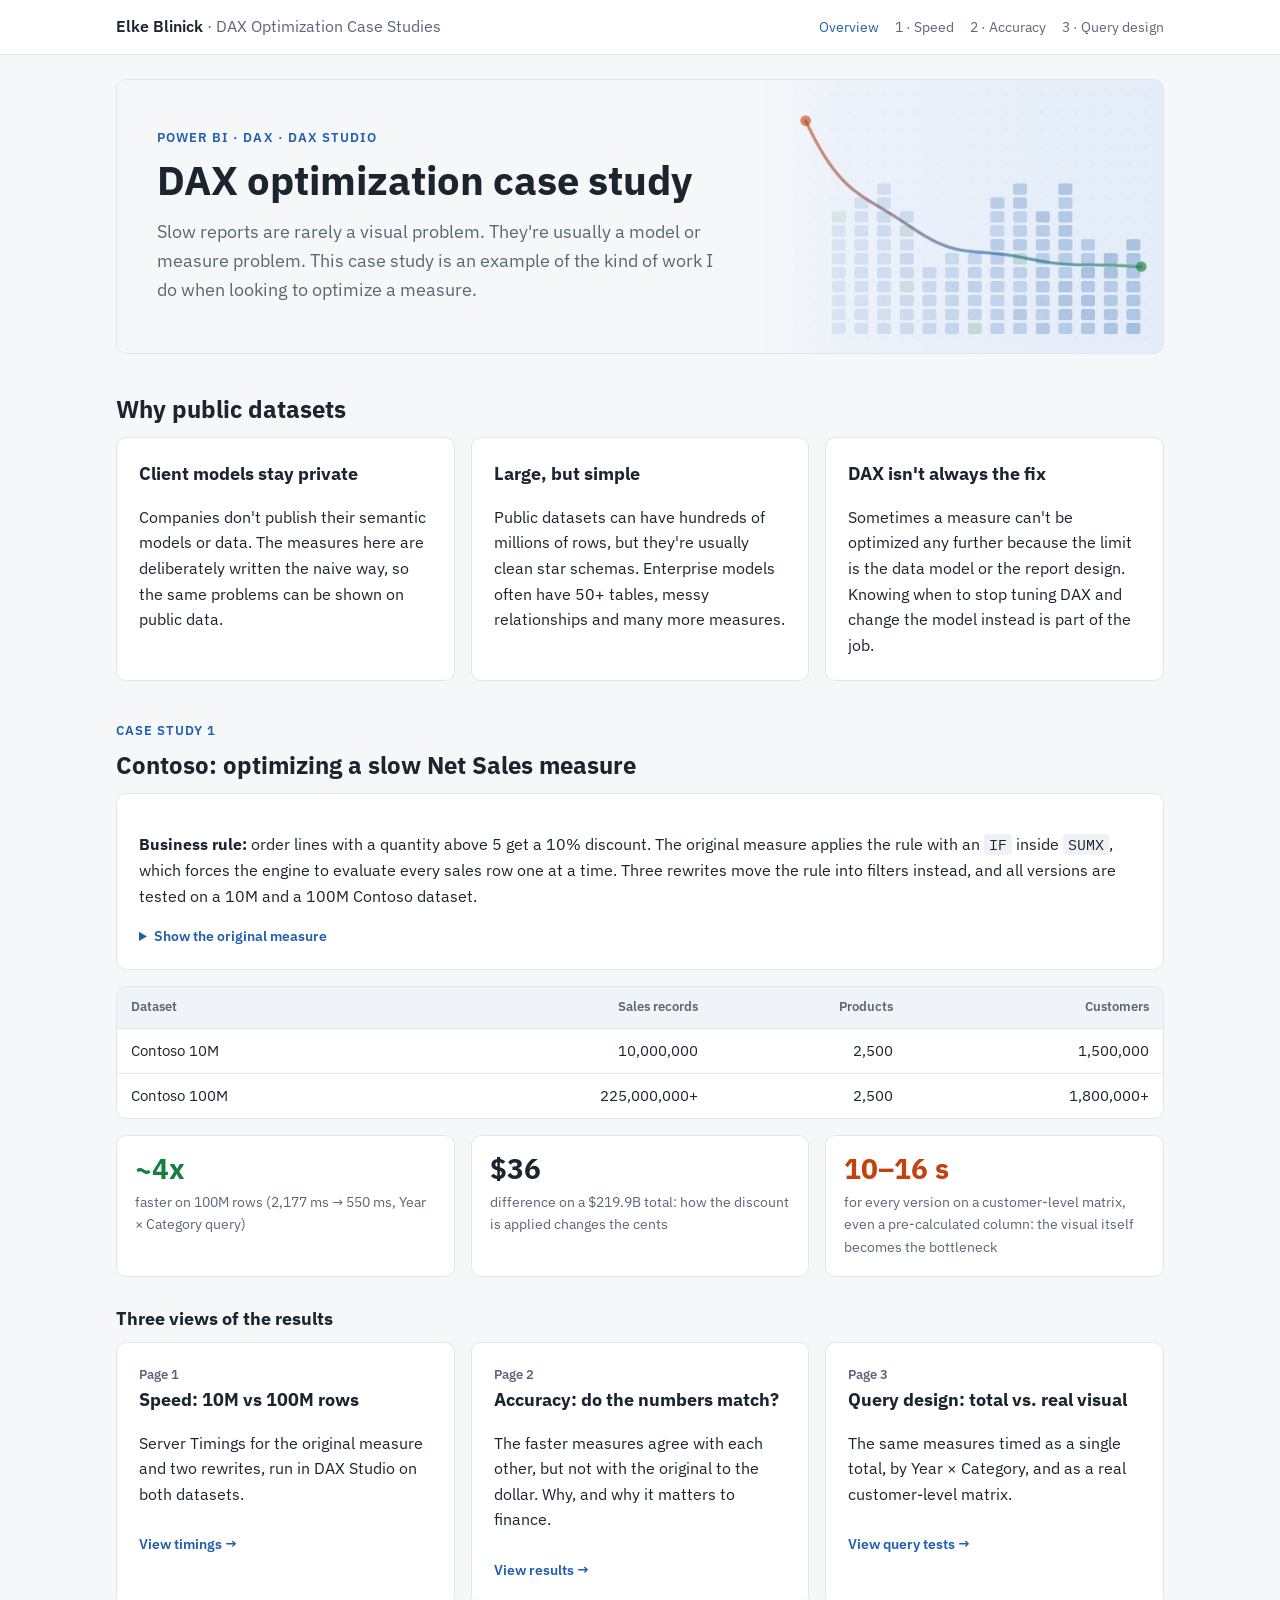
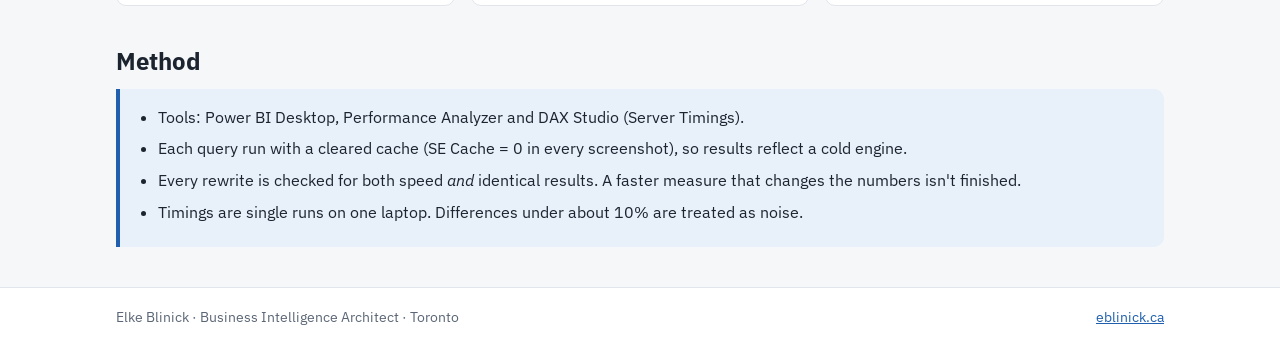
<file: index.html>
<!DOCTYPE html>
<html lang="en">
<head>
<meta charset="utf-8">
<meta name="viewport" content="width=device-width, initial-scale=1">
<title>DAX Optimization Case Studies</title>
<meta name="description" content="DAX optimization case studies on public datasets by Elke Blinick, BI Architect: performance, accuracy and query design measured in DAX Studio.">
<link rel="preconnect" href="https://fonts.googleapis.com">
<link rel="preconnect" href="https://fonts.gstatic.com" crossorigin>
<link href="https://fonts.googleapis.com/css2?family=IBM+Plex+Mono:wght@400;500&family=IBM+Plex+Sans:wght@400;600;700&display=swap" rel="stylesheet">
<link rel="stylesheet" href="style.css">
</head>
<body>

<header class="site-header">
  <div class="wrap">
    <a class="brand" href="index.html">Elke Blinick <span>· DAX Optimization Case Studies</span></a>
    <nav class="site-nav" aria-label="Case study pages">
      <a href="index.html" aria-current="page">Overview</a>
      <a href="speed-10m-vs-100m.html">1 · Speed</a>
      <a href="result-accuracy.html">2 · Accuracy</a>
      <a href="query-granularity.html">3 · Query design</a>
    </nav>
  </div>
</header>

<main class="wrap">

  <div class="hero hero-banner">
    <p class="eyebrow">Power BI · DAX · DAX Studio</p>
    <h1>DAX optimization case study</h1>
    <p class="lead">Slow reports are rarely a visual problem. They're usually a model or measure problem. This case study is an example of the kind of work I do when looking to 
	optimize a measure.</p>
  </div>

  <section>
    <h2>Why public datasets</h2>
    <div class="grid grid-3">
      <div class="panel">
        <h3>Client models stay private</h3>
        <p>Companies don't publish their semantic models or data. The measures here are deliberately written the naive way, so the same problems can be shown on public data.</p>
      </div>
      <div class="panel">
        <h3>Large, but simple</h3>
        <p>Public datasets can have hundreds of millions of rows, but they're usually clean star schemas. Enterprise models often have 50+ tables, messy relationships and many more measures.</p>
      </div>
      <div class="panel">
        <h3>DAX isn't always the fix</h3>
        <p>Sometimes a measure can't be optimized any further because the limit is the data model or the report design. Knowing when to stop tuning DAX and change the model instead is part of the job.</p>
      </div>
    </div>
  </section>

  <section>
    <p class="eyebrow">Case study 1</p>
    <h2>Contoso: optimizing a slow Net Sales measure</h2>
    <div class="panel" style="margin-bottom:16px">
      <p><strong>Business rule:</strong> order lines with a quantity above 5 get a 10% discount. The original measure applies the rule with an <code>IF</code> inside <code>SUMX</code>, which forces the engine to evaluate every sales row one at a time. Three rewrites move the rule into filters instead, and all versions are tested on a 10M and a 100M Contoso dataset.</p>
      <details>
        <summary>Show the original measure</summary>
<pre>Net Sales Slow =
SUMX ( Sales,
    IF ( Sales[Quantity] &gt; 5,
         Sales[Quantity] * Sales[Net Price] * 0.9,
         Sales[Quantity] * Sales[Net Price] ) )</pre>
      </details>
    </div>

    <div class="table-wrap" style="margin-bottom:16px">
      <table>
        <thead>
          <tr><th>Dataset</th><th>Sales records</th><th>Products</th><th>Customers</th></tr>
        </thead>
        <tbody>
          <tr><td>Contoso 10M</td><td>10,000,000</td><td>2,500</td><td>1,500,000</td></tr>
          <tr><td>Contoso 100M</td><td>225,000,000+</td><td>2,500</td><td>1,800,000+</td></tr>
        </tbody>
      </table>
    </div>

    <div class="stats" style="margin-bottom:16px">
      <div class="stat"><div class="value fast">~4x</div><div class="label">faster on 100M rows (2,177 ms → 550 ms, Year × Category query)</div></div>
      <div class="stat"><div class="value">$36</div><div class="label">difference on a $219.9B total: how the discount is applied changes the cents</div></div>
      <div class="stat"><div class="value slow">10–16 s</div><div class="label">for every version on a customer-level matrix, even a pre-calculated column: the visual itself becomes the bottleneck</div></div>
    </div>

    <h3 style="margin-top:28px">Three views of the results</h3>
    <div class="grid grid-3">
      <a class="panel card-link" href="speed-10m-vs-100m.html">
        <div class="card-num">Page 1</div>
        <h3>Speed: 10M vs 100M rows</h3>
        <p>Server Timings for the original measure and two rewrites, run in DAX Studio on both datasets.</p>
        <span class="more">View timings →</span>
      </a>
      <a class="panel card-link" href="result-accuracy.html">
        <div class="card-num">Page 2</div>
        <h3>Accuracy: do the numbers match?</h3>
        <p>The faster measures agree with each other, but not with the original to the dollar. Why, and why it matters to finance.</p>
        <span class="more">View results →</span>
      </a>
      <a class="panel card-link" href="query-granularity.html">
        <div class="card-num">Page 3</div>
        <h3>Query design: total vs. real visual</h3>
        <p>The same measures timed as a single total, by Year × Category, and as a real customer-level matrix.</p>
        <span class="more">View query tests →</span>
      </a>
    </div>
  </section>

  <section>
    <h2>Method</h2>
    <div class="callout">
      <ul class="clean">
        <li>Tools: Power BI Desktop, Performance Analyzer and DAX Studio (Server Timings).</li>
        <li>Each query run with a cleared cache (SE Cache = 0 in every screenshot), so results reflect a cold engine.</li>
        <li>Every rewrite is checked for both speed <em>and</em> identical results. A faster measure that changes the numbers isn't finished.</li>
        <li>Timings are single runs on one laptop. Differences under about 10% are treated as noise.</li>
      </ul>
    </div>
  </section>

</main>

<footer class="site-footer">
  <div class="wrap">
    <span>Elke Blinick · Business Intelligence Architect · Toronto</span>
    <a href="https://eblinick.ca">eblinick.ca</a>
  </div>
</footer>

</body>
</html>
</file>
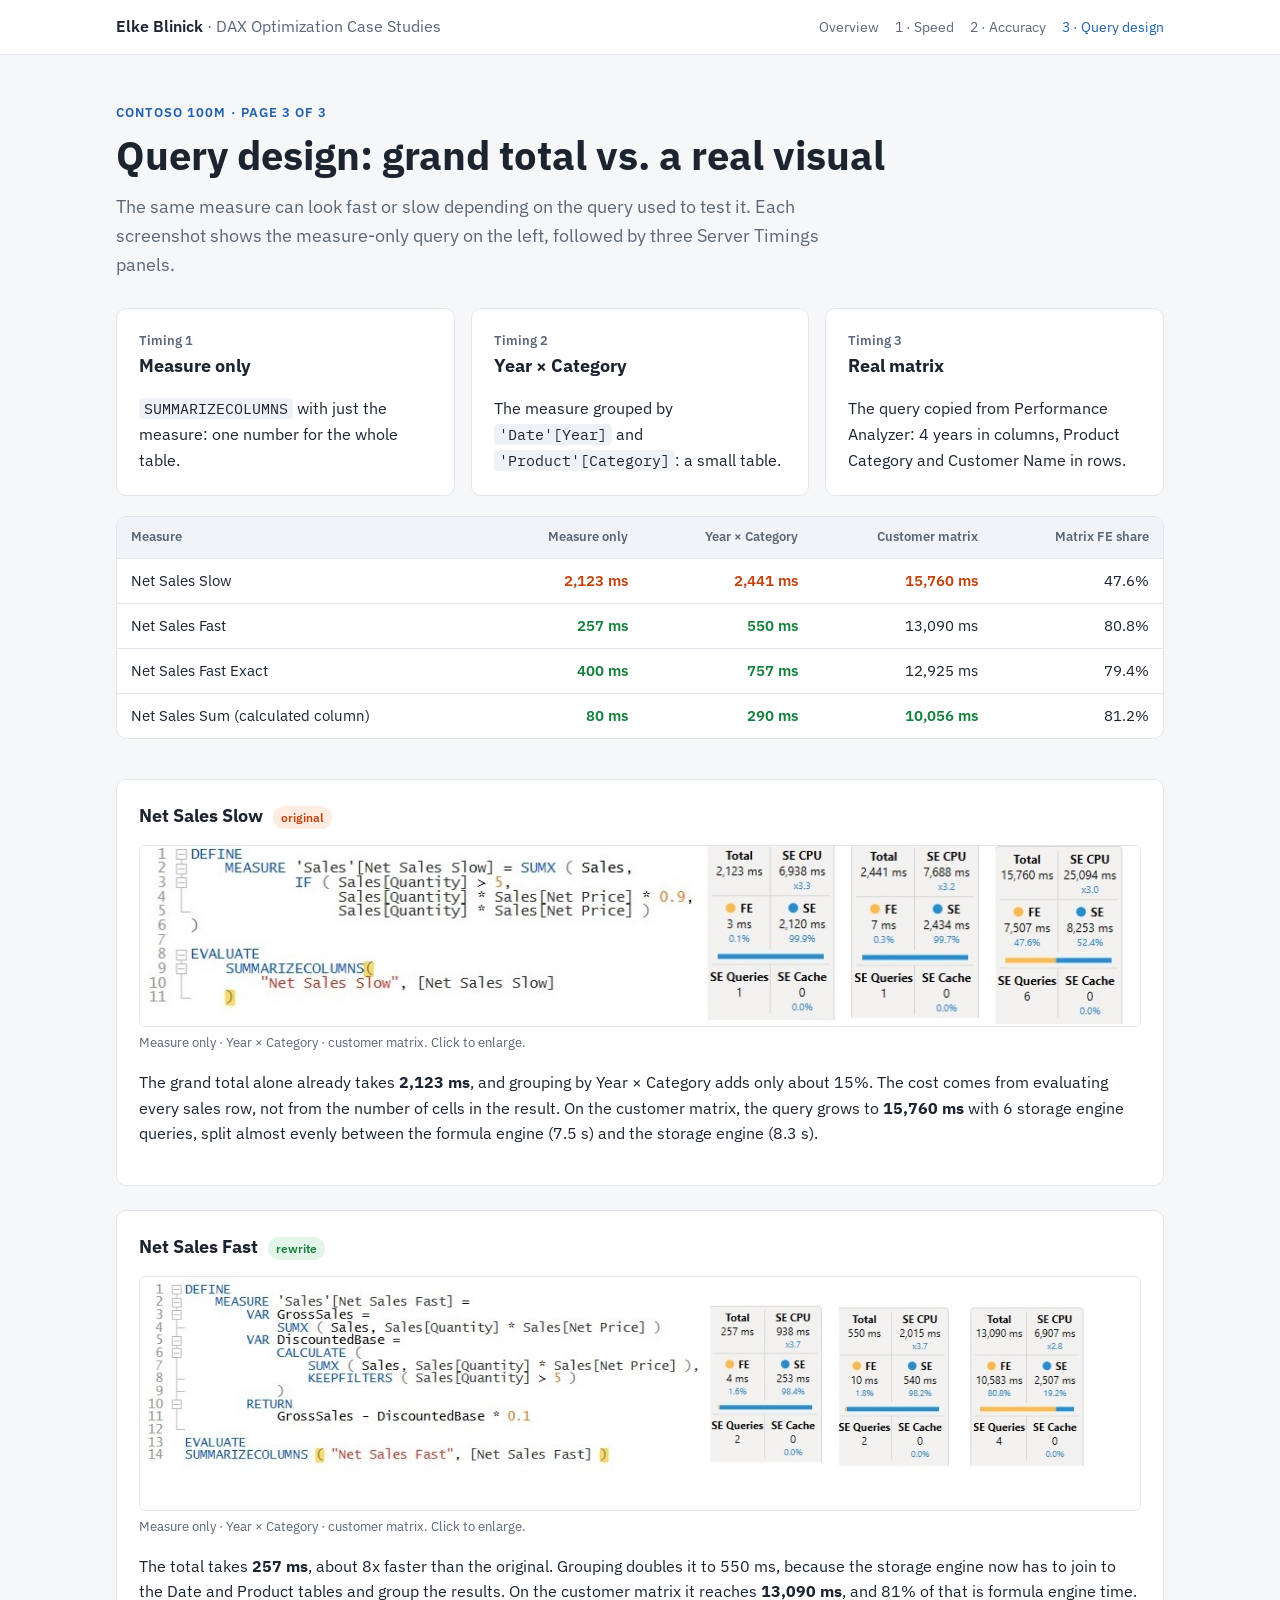
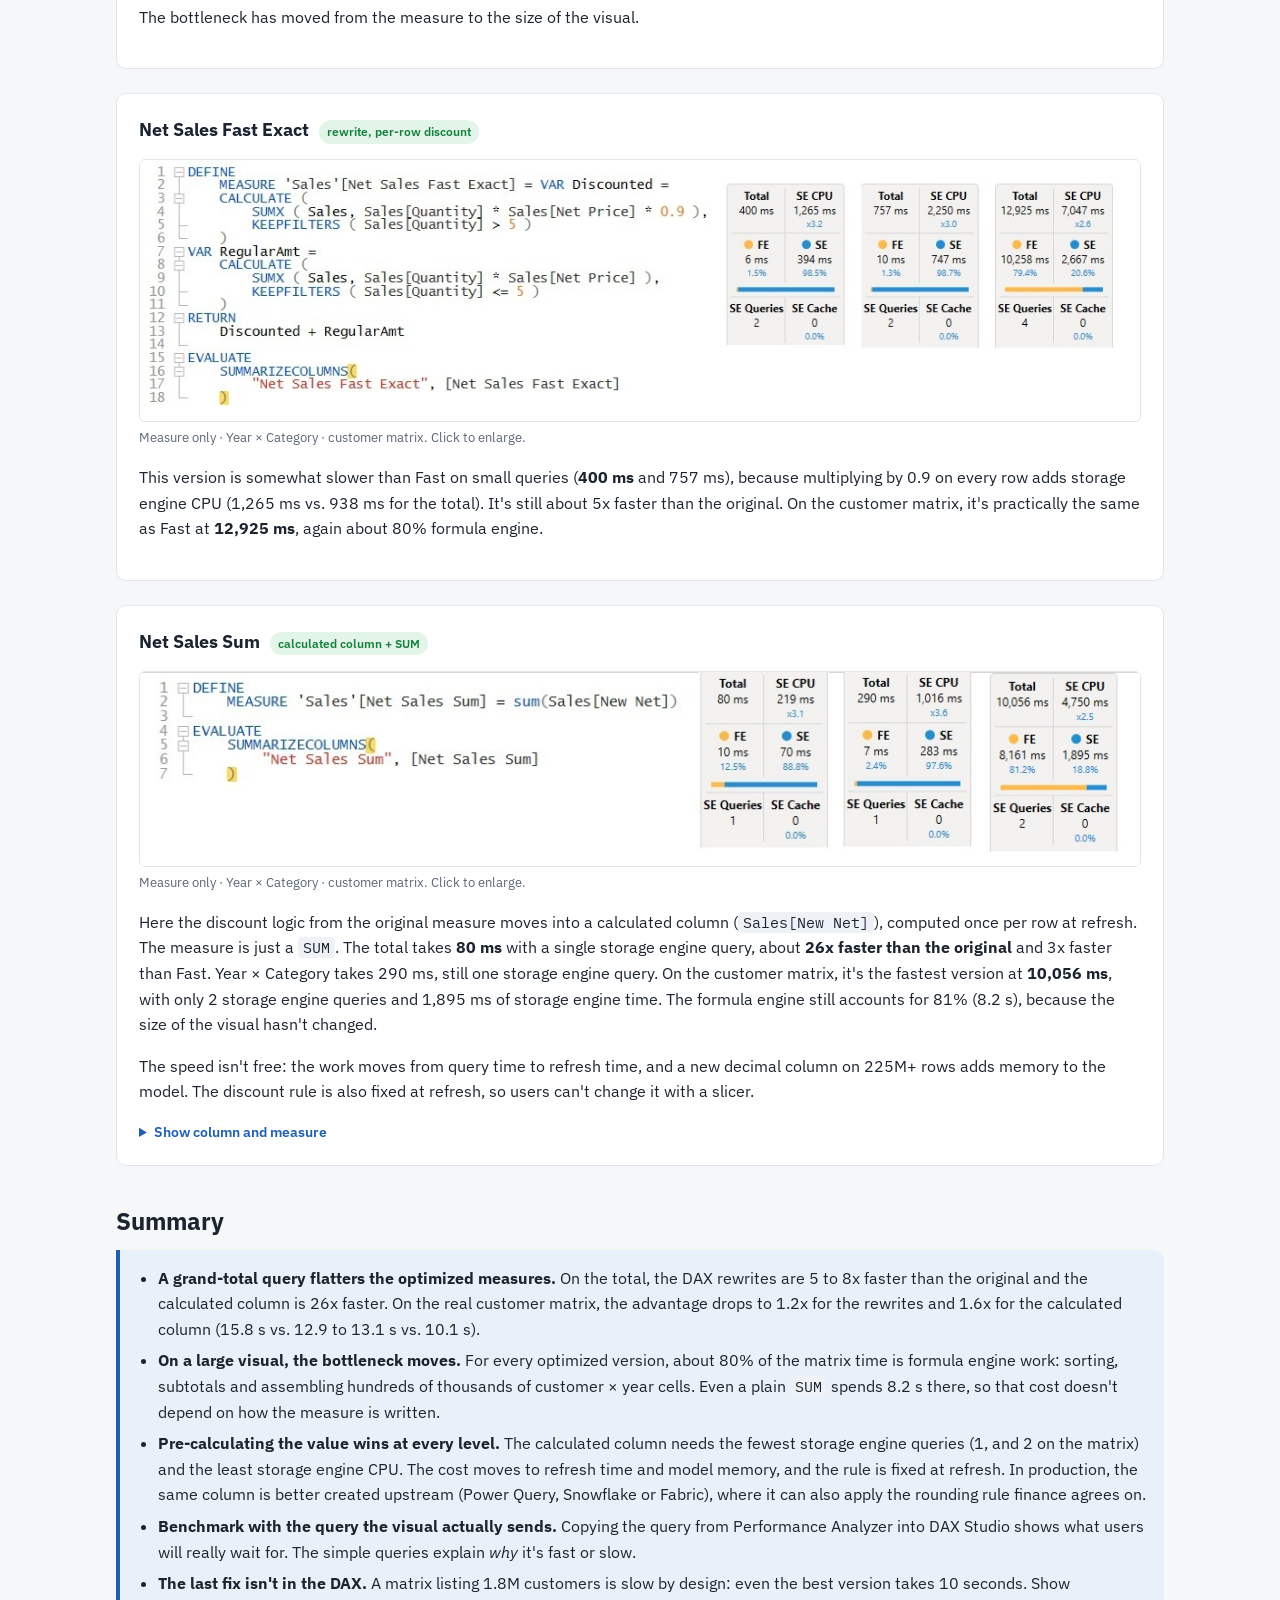
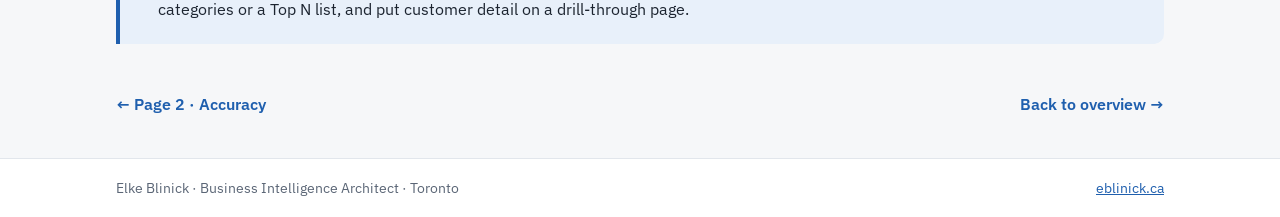
<file: query-granularity.html>
<!DOCTYPE html>
<html lang="en">
<head>
<meta charset="utf-8">
<meta name="viewport" content="width=device-width, initial-scale=1">
<title>Query Design Comparison</title>
<meta name="description" content="How the shape of a query changes DAX Studio Server Timings: measure only, Year by Category, and a real customer-level Power BI matrix.">
<link rel="preconnect" href="https://fonts.googleapis.com">
<link rel="preconnect" href="https://fonts.gstatic.com" crossorigin>
<link href="https://fonts.googleapis.com/css2?family=IBM+Plex+Mono:wght@400;500&family=IBM+Plex+Sans:wght@400;600;700&display=swap" rel="stylesheet">
<link rel="stylesheet" href="style.css">
</head>
<body>

<header class="site-header">
  <div class="wrap">
    <a class="brand" href="index.html">Elke Blinick <span>· DAX Optimization Case Studies</span></a>
    <nav class="site-nav" aria-label="Case study pages">
      <a href="index.html">Overview</a>
      <a href="speed-10m-vs-100m.html">1 · Speed</a>
      <a href="result-accuracy.html">2 · Accuracy</a>
      <a href="query-granularity.html" aria-current="page">3 · Query design</a>
    </nav>
  </div>
</header>

<main class="wrap">

  <div class="hero">
    <p class="eyebrow">Contoso 100M · Page 3 of 3</p>
    <h1>Query design: grand total vs. a real visual</h1>
    <p class="lead">The same measure can look fast or slow depending on the query used to test it. Each screenshot shows the measure-only query on the left, followed by three Server Timings panels.</p>
  </div>

  <section>
    <div class="grid grid-3" style="margin-bottom:20px">
      <div class="panel"><div class="card-num">Timing 1</div><h3>Measure only</h3><p><code>SUMMARIZECOLUMNS</code> with just the measure: one number for the whole table.</p></div>
      <div class="panel"><div class="card-num">Timing 2</div><h3>Year × Category</h3><p>The measure grouped by <code>'Date'[Year]</code> and <code>'Product'[Category]</code>: a small table.</p></div>
      <div class="panel"><div class="card-num">Timing 3</div><h3>Real matrix</h3><p>The query copied from Performance Analyzer: 4 years in columns, Product Category and Customer Name in rows.</p></div>
    </div>

    <div class="table-wrap">
      <table>
        <thead>
          <tr><th>Measure</th><th>Measure only</th><th>Year × Category</th><th>Customer matrix</th><th>Matrix FE share</th></tr>
        </thead>
        <tbody>
          <tr><td>Net Sales Slow</td><td class="slow">2,123 ms</td><td class="slow">2,441 ms</td><td class="slow">15,760 ms</td><td>47.6%</td></tr>
          <tr><td>Net Sales Fast</td><td class="fast">257 ms</td><td class="fast">550 ms</td><td>13,090 ms</td><td>80.8%</td></tr>
          <tr><td>Net Sales Fast Exact</td><td class="fast">400 ms</td><td class="fast">757 ms</td><td>12,925 ms</td><td>79.4%</td></tr>
          <tr><td>Net Sales Sum (calculated column)</td><td class="fast">80 ms</td><td class="fast">290 ms</td><td class="fast">10,056 ms</td><td>81.2%</td></tr>
        </tbody>
      </table>
    </div>
  </section>

  <section>
    <div class="figure-block">
      <h3>Net Sales Slow <span class="tag slow-tag">original</span></h3>
      <figure>
        <a href="QueryNetSalesSlow.jpg" target="_blank" rel="noopener"><img src="QueryNetSalesSlow.jpg" alt="Net Sales Slow Server Timings: measure only 2,123 ms, Year by Category 2,441 ms, customer matrix 15,760 ms" loading="lazy"></a>
        <figcaption>Measure only · Year × Category · customer matrix. Click to enlarge.</figcaption>
      </figure>
      <p>The grand total alone already takes <strong>2,123 ms</strong>, and grouping by Year × Category adds only about 15%. The cost comes from evaluating every sales row, not from the number of cells in the result. On the customer matrix, the query grows to <strong>15,760 ms</strong> with 6 storage engine queries, split almost evenly between the formula engine (7.5 s) and the storage engine (8.3 s).</p>
    </div>

    <div class="figure-block">
      <h3>Net Sales Fast <span class="tag fast-tag">rewrite</span></h3>
      <figure>
        <a href="QueryNetSalesFast.jpg" target="_blank" rel="noopener"><img src="QueryNetSalesFast.jpg" alt="Net Sales Fast Server Timings: measure only 257 ms, Year by Category 550 ms, customer matrix 13,090 ms" loading="lazy"></a>
        <figcaption>Measure only · Year × Category · customer matrix. Click to enlarge.</figcaption>
      </figure>
      <p>The total takes <strong>257 ms</strong>, about 8x faster than the original. Grouping doubles it to 550 ms, because the storage engine now has to join to the Date and Product tables and group the results. On the customer matrix it reaches <strong>13,090 ms</strong>, and 81% of that is formula engine time. The bottleneck has moved from the measure to the size of the visual.</p>
    </div>

    <div class="figure-block">
      <h3>Net Sales Fast Exact <span class="tag fast-tag">rewrite, per-row discount</span></h3>
      <figure>
        <a href="QueryNetSalesFastExacter.jpg" target="_blank" rel="noopener"><img src="QueryNetSalesFastExacter.jpg" alt="Net Sales Fast Exact Server Timings: measure only 400 ms, Year by Category 757 ms, customer matrix 12,925 ms" loading="lazy"></a>
        <figcaption>Measure only · Year × Category · customer matrix. Click to enlarge.</figcaption>
      </figure>
      <p>This version is somewhat slower than Fast on small queries (<strong>400 ms</strong> and 757 ms), because multiplying by 0.9 on every row adds storage engine CPU (1,265 ms vs. 938 ms for the total). It's still about 5x faster than the original. On the customer matrix, it's practically the same as Fast at <strong>12,925 ms</strong>, again about 80% formula engine.</p>
    </div>

    <div class="figure-block">
      <h3>Net Sales Sum <span class="tag fast-tag">calculated column + SUM</span></h3>
      <figure>
        <a href="QueryNetSalesCC.jpg" target="_blank" rel="noopener"><img src="QueryNetSalesCC.jpg" alt="Net Sales Sum Server Timings: measure only 80 ms, Year by Category 290 ms, customer matrix 10,056 ms" loading="lazy"></a>
        <figcaption>Measure only · Year × Category · customer matrix. Click to enlarge.</figcaption>
      </figure>
      <p>Here the discount logic from the original measure moves into a calculated column (<code>Sales[New Net]</code>), computed once per row at refresh. The measure is just a <code>SUM</code>. The total takes <strong>80 ms</strong> with a single storage engine query, about <strong>26x faster than the original</strong> and 3x faster than Fast. Year × Category takes 290 ms, still one storage engine query. On the customer matrix, it's the fastest version at <strong>10,056 ms</strong>, with only 2 storage engine queries and 1,895 ms of storage engine time. The formula engine still accounts for 81% (8.2 s), because the size of the visual hasn't changed.</p>
      <p>The speed isn't free: the work moves from query time to refresh time, and a new decimal column on 225M+ rows adds memory to the model. The discount rule is also fixed at refresh, so users can't change it with a slicer.</p>
      <details>
        <summary>Show column and measure</summary>
<pre>// Calculated column on Sales: the original row logic, computed at refresh
New Net =
IF ( Sales[Quantity] &gt; 5,
     Sales[Quantity] * Sales[Net Price] * 0.9,
     Sales[Quantity] * Sales[Net Price] )

// Measure
Net Sales Sum = SUM ( Sales[New Net] )</pre>
      </details>
    </div>
  </section>

  <section>
    <h2>Summary</h2>
    <div class="callout">
      <ul class="clean">
        <li><strong>A grand-total query flatters the optimized measures.</strong> On the total, the DAX rewrites are 5 to 8x faster than the original and the calculated column is 26x faster. On the real customer matrix, the advantage drops to 1.2x for the rewrites and 1.6x for the calculated column (15.8 s vs. 12.9 to 13.1 s vs. 10.1 s).</li>
        <li><strong>On a large visual, the bottleneck moves.</strong> For every optimized version, about 80% of the matrix time is formula engine work: sorting, subtotals and assembling hundreds of thousands of customer × year cells. Even a plain <code>SUM</code> spends 8.2 s there, so that cost doesn't depend on how the measure is written.</li>
        <li><strong>Pre-calculating the value wins at every level.</strong> The calculated column needs the fewest storage engine queries (1, and 2 on the matrix) and the least storage engine CPU. The cost moves to refresh time and model memory, and the rule is fixed at refresh. In production, the same column is better created upstream (Power Query, Snowflake or Fabric), where it can also apply the rounding rule finance agrees on.</li>
        <li><strong>Benchmark with the query the visual actually sends.</strong> Copying the query from Performance Analyzer into DAX Studio shows what users will really wait for. The simple queries explain <em>why</em> it's fast or slow.</li>
        <li><strong>The last fix isn't in the DAX.</strong> A matrix listing 1.8M customers is slow by design: even the best version takes 10 seconds. Show categories or a Top N list, and put customer detail on a drill-through page.</li>
      </ul>
    </div>
  </section>

  <nav class="pager" aria-label="Page navigation">
    <a href="result-accuracy.html">← Page 2 · Accuracy</a>
    <a href="index.html">Back to overview →</a>
  </nav>

</main>

<footer class="site-footer">
  <div class="wrap">
    <span>Elke Blinick · Business Intelligence Architect · Toronto</span>
    <a href="https://eblinick.ca">eblinick.ca</a>
  </div>
</footer>

</body>
</html>
</file>
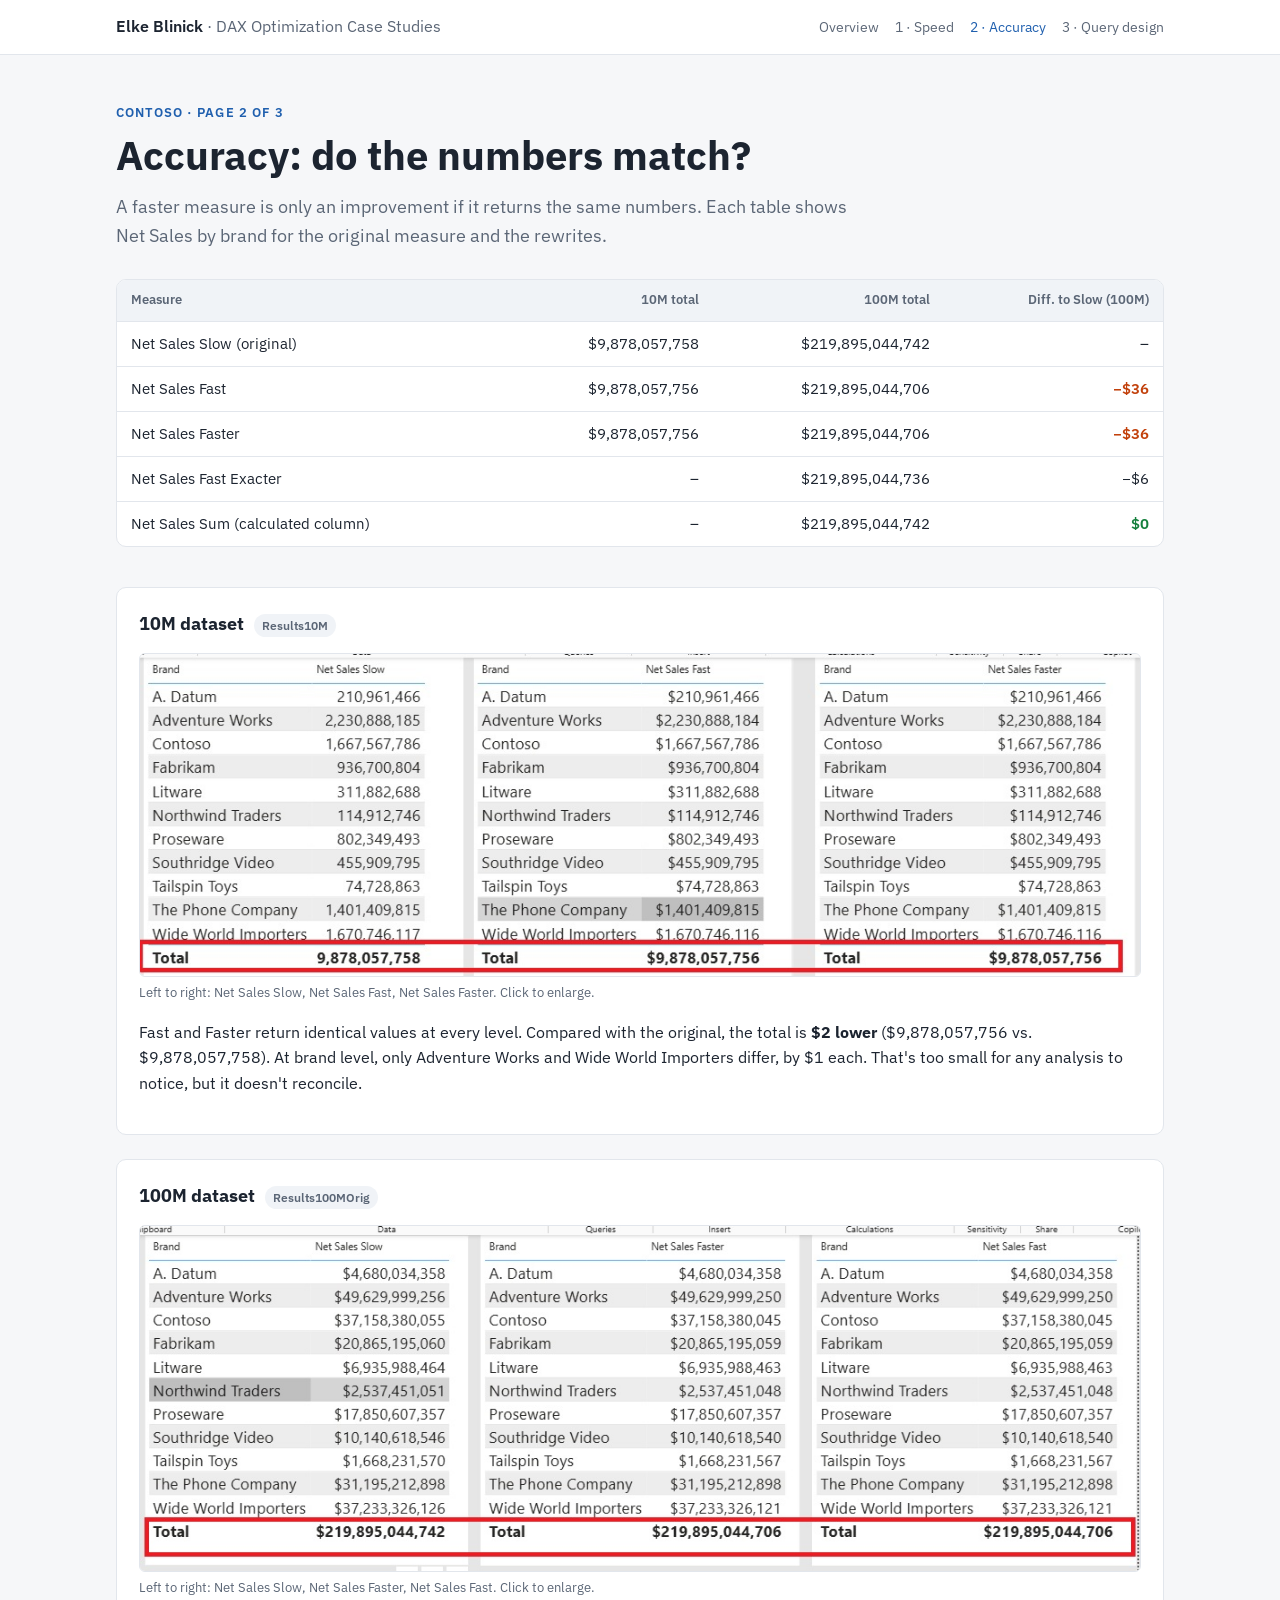
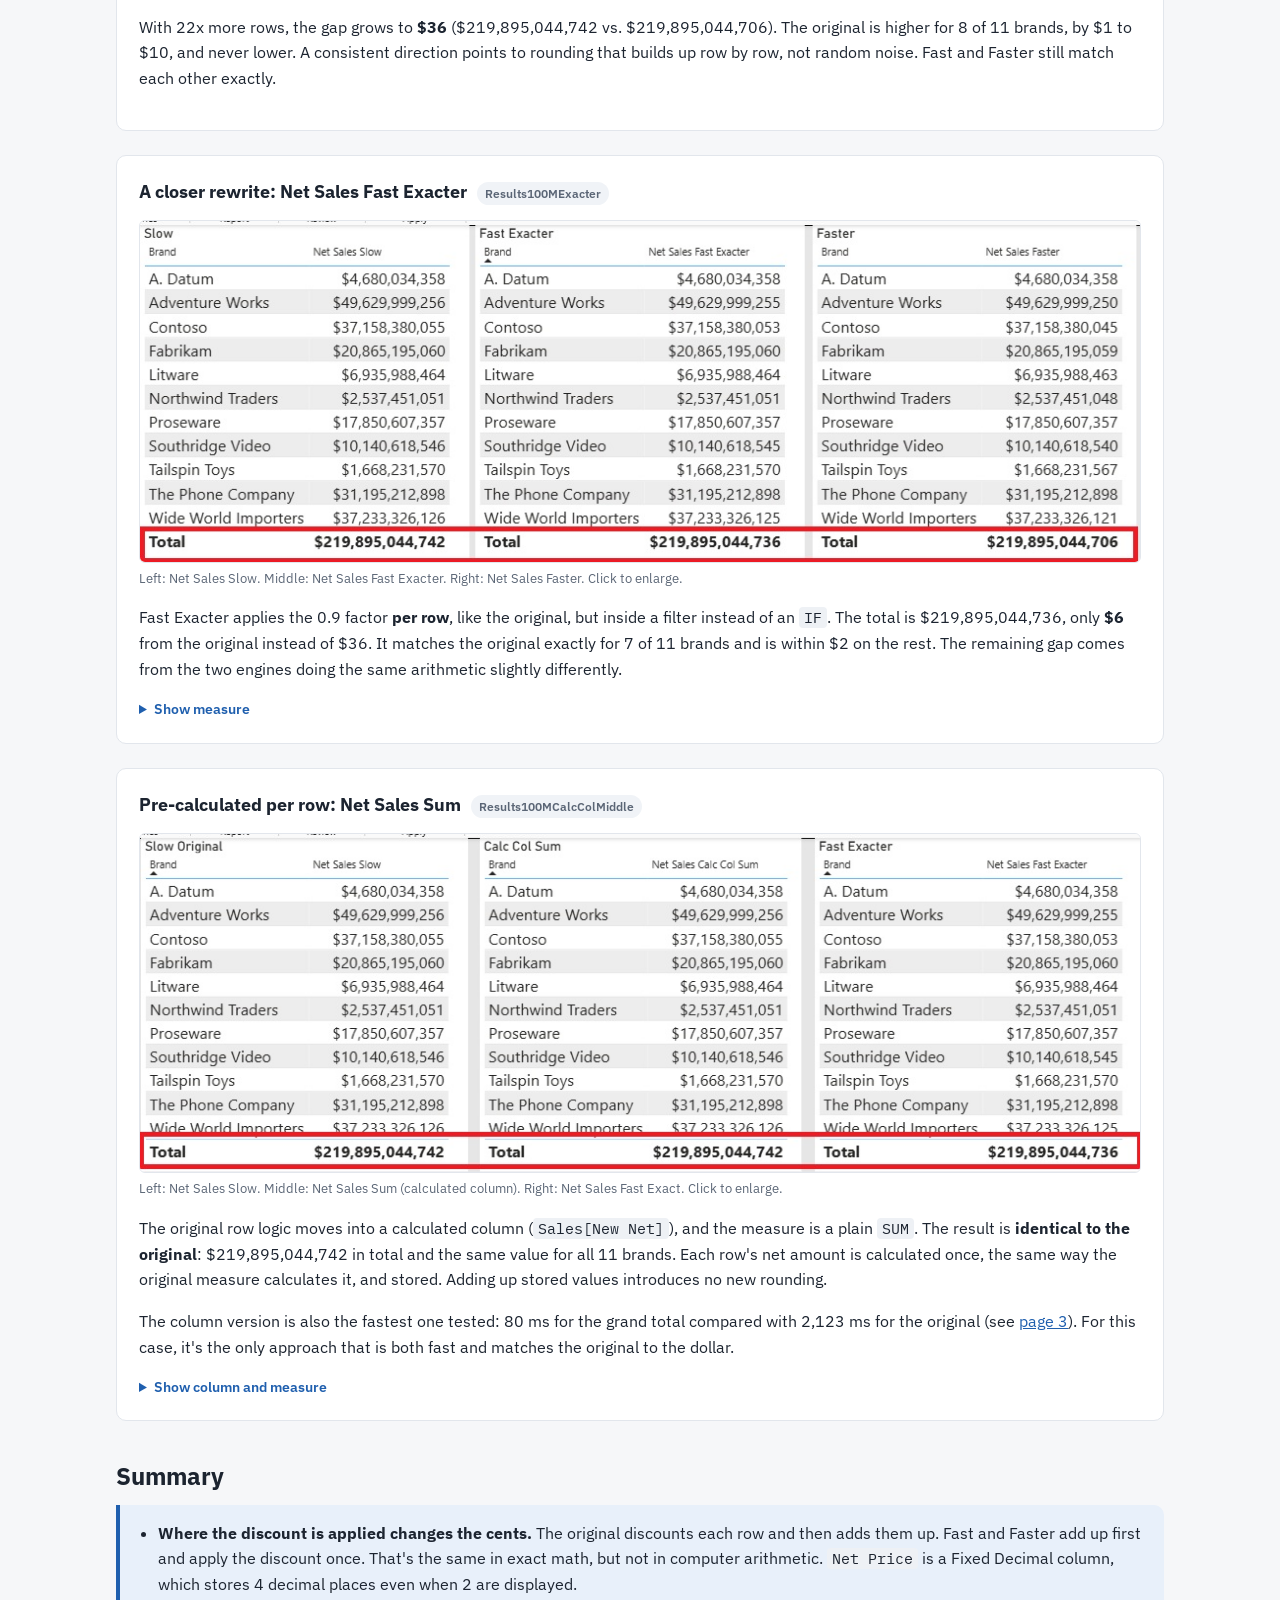
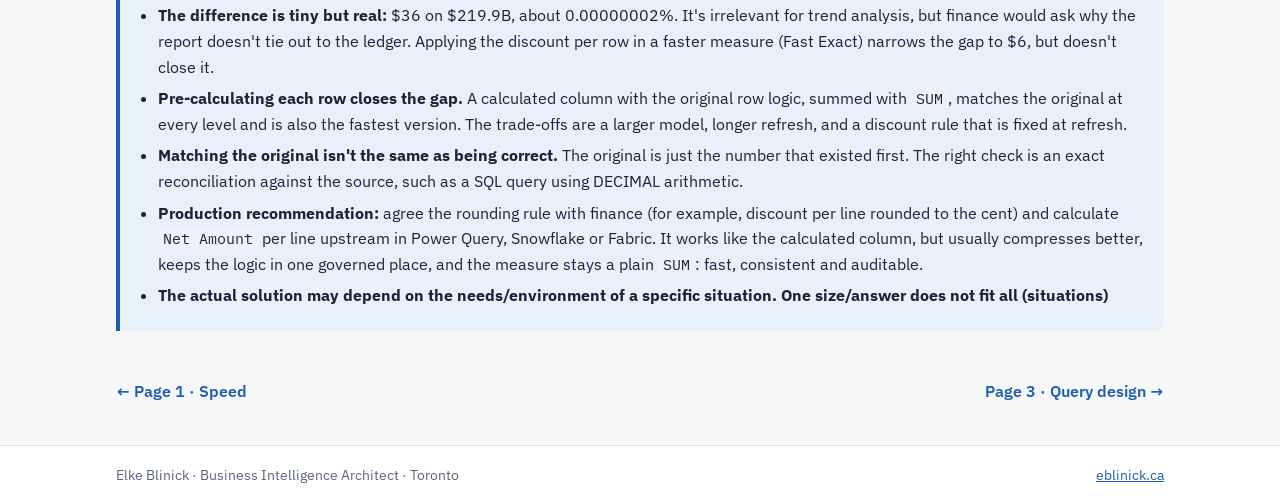
<file: result-accuracy.html>
<!DOCTYPE html>
<html lang="en">
<head>
<meta charset="utf-8">
<meta name="viewport" content="width=device-width, initial-scale=1">
<title>Result Accuracy Check</title>
<meta name="description" content="Do the optimized Net Sales measures return the same numbers as the original? A brand-level comparison on 10M and 100M Contoso data.">
<link rel="preconnect" href="https://fonts.googleapis.com">
<link rel="preconnect" href="https://fonts.gstatic.com" crossorigin>
<link href="https://fonts.googleapis.com/css2?family=IBM+Plex+Mono:wght@400;500&family=IBM+Plex+Sans:wght@400;600;700&display=swap" rel="stylesheet">
<link rel="stylesheet" href="style.css">
</head>
<body>

<header class="site-header">
  <div class="wrap">
    <a class="brand" href="index.html">Elke Blinick <span>· DAX Optimization Case Studies</span></a>
    <nav class="site-nav" aria-label="Case study pages">
      <a href="index.html">Overview</a>
      <a href="speed-10m-vs-100m.html">1 · Speed</a>
      <a href="result-accuracy.html" aria-current="page">2 · Accuracy</a>
      <a href="query-granularity.html">3 · Query design</a>
    </nav>
  </div>
</header>

<main class="wrap">

  <div class="hero">
    <p class="eyebrow">Contoso · Page 2 of 3</p>
    <h1>Accuracy: do the numbers match?</h1>
    <p class="lead">A faster measure is only an improvement if it returns the same numbers. Each table shows Net Sales by brand for the original measure and the rewrites.</p>
  </div>

  <section>
    <div class="table-wrap">
      <table>
        <thead>
          <tr><th>Measure</th><th>10M total</th><th>100M total</th><th>Diff. to Slow (100M)</th></tr>
        </thead>
        <tbody>
          <tr><td>Net Sales Slow (original)</td><td>$9,878,057,758</td><td>$219,895,044,742</td><td>–</td></tr>
          <tr><td>Net Sales Fast</td><td>$9,878,057,756</td><td>$219,895,044,706</td><td class="slow">−$36</td></tr>
          <tr><td>Net Sales Faster</td><td>$9,878,057,756</td><td>$219,895,044,706</td><td class="slow">−$36</td></tr>
          <tr><td>Net Sales Fast Exacter</td><td>–</td><td>$219,895,044,736</td><td>−$6</td></tr>
          <tr><td>Net Sales Sum (calculated column)</td><td>–</td><td>$219,895,044,742</td><td class="fast">$0</td></tr>
        </tbody>
      </table>
    </div>
  </section>

  <section>
    <div class="figure-block">
      <h3>10M dataset <span class="tag">Results10M</span></h3>
      <figure>
        <a href="Results10M.jpg" target="_blank" rel="noopener"><img src="Results10M.jpg" alt="Net Sales by brand on 10M rows: Slow total 9,878,057,758, Fast and Faster 9,878,057,756" loading="lazy"></a>
        <figcaption>Left to right: Net Sales Slow, Net Sales Fast, Net Sales Faster. Click to enlarge.</figcaption>
      </figure>
      <p>Fast and Faster return identical values at every level. Compared with the original, the total is <strong>$2 lower</strong> ($9,878,057,756 vs. $9,878,057,758). At brand level, only Adventure Works and Wide World Importers differ, by $1 each. That's too small for any analysis to notice, but it doesn't reconcile.</p>
    </div>

    <div class="figure-block">
      <h3>100M dataset <span class="tag">Results100MOrig</span></h3>
      <figure>
        <a href="Results100MOrig.jpg" target="_blank" rel="noopener"><img src="Results100MOrig.jpg" alt="Net Sales by brand on 100M rows: Slow total 219,895,044,742, Faster and Fast 219,895,044,706" loading="lazy"></a>
        <figcaption>Left to right: Net Sales Slow, Net Sales Faster, Net Sales Fast. Click to enlarge.</figcaption>
      </figure>
      <p>With 22x more rows, the gap grows to <strong>$36</strong> ($219,895,044,742 vs. $219,895,044,706). The original is higher for 8 of 11 brands, by $1 to $10, and never lower. A consistent direction points to rounding that builds up row by row, not random noise. Fast and Faster still match each other exactly.</p>
    </div>

    <div class="figure-block">
      <h3>A closer rewrite: Net Sales Fast Exacter <span class="tag">Results100MExacter</span></h3>
      <figure>
        <a href="Results100MExacter.jpg" target="_blank" rel="noopener"><img src="Results100MExacter.jpg" alt="Net Sales by brand on 100M rows: Slow 219,895,044,742, Fast Exact 219,895,044,736, Faster 219,895,044,706" loading="lazy"></a>
        <figcaption>Left: Net Sales Slow. Middle: Net Sales Fast Exacter. Right: Net Sales Faster. Click to enlarge.</figcaption>
      </figure>
      <p>Fast Exacter applies the 0.9 factor <strong>per row</strong>, like the original, but inside a filter instead of an <code>IF</code>. The total is $219,895,044,736, only <strong>$6</strong> from the original instead of $36. It matches the original exactly for 7 of 11 brands and is within $2 on the rest. The remaining gap comes from the two engines doing the same arithmetic slightly differently.</p>
      <details>
        <summary>Show measure</summary>
<pre>Net Sales Fast Exacter =
VAR Discounted =
    CALCULATE ( SUMX ( Sales, Sales[Quantity] * Sales[Net Price] * 0.9 ),
                KEEPFILTERS ( Sales[Quantity] &gt; 5 ) )
VAR RegularAmt =
    CALCULATE ( SUMX ( Sales, Sales[Quantity] * Sales[Net Price] ),
                KEEPFILTERS ( Sales[Quantity] &lt;= 5 ) )
RETURN Discounted + RegularAmt</pre>
      </details>
    </div>

    <div class="figure-block">
      <h3>Pre-calculated per row: Net Sales Sum <span class="tag">Results100MCalcColMiddle</span></h3>
      <figure>
        <a href="Results100MCalcColMiddle.jpg" target="_blank" rel="noopener"><img src="Results100MCalcColMiddle.jpg" alt="Net Sales by brand on 100M rows: Slow 219,895,044,742, Net Sales Sum from a calculated column 219,895,044,742, Fast Exact 219,895,044,736" loading="lazy"></a>
        <figcaption>Left: Net Sales Slow. Middle: Net Sales Sum (calculated column). Right: Net Sales Fast Exact. Click to enlarge.</figcaption>
      </figure>
      <p>The original row logic moves into a calculated column (<code>Sales[New Net]</code>), and the measure is a plain <code>SUM</code>. The result is <strong>identical to the original</strong>: $219,895,044,742 in total and the same value for all 11 brands. Each row's net amount is calculated once, the same way the original measure calculates it, and stored. Adding up stored values introduces no new rounding.</p>
      <p>The column version is also the fastest one tested: 80 ms for the grand total compared with 2,123 ms for the original (see <a href="query-granularity.html">page 3</a>). For this case, it's the only approach that is both fast and matches the original to the dollar.</p>
      <details>
        <summary>Show column and measure</summary>
<pre>// Calculated column on Sales: the original row logic, computed at refresh
New Net =
IF ( Sales[Quantity] &gt; 5,
     Sales[Quantity] * Sales[Net Price] * 0.9,
     Sales[Quantity] * Sales[Net Price] )

// Measure
Net Sales Sum = SUM ( Sales[New Net] )</pre>
      </details>
    </div>
  </section>

  <section>
    <h2>Summary</h2>
    <div class="callout">
      <ul class="clean">
        <li><strong>Where the discount is applied changes the cents.</strong> The original discounts each row and then adds them up. Fast and Faster add up first and apply the discount once. That's the same in exact math, but not in computer arithmetic. <code>Net Price</code> is a Fixed Decimal column, which stores 4 decimal places even when 2 are displayed.</li>
        <li><strong>The difference is tiny but real:</strong> $36 on $219.9B, about 0.00000002%. It's irrelevant for trend analysis, but finance would ask why the report doesn't tie out to the ledger. Applying the discount per row in a faster measure (Fast Exact) narrows the gap to $6, but doesn't close it.</li>
        <li><strong>Pre-calculating each row closes the gap.</strong> A calculated column with the original row logic, summed with <code>SUM</code>, matches the original at every level and is also the fastest version. The trade-offs are a larger model, longer refresh, and a discount rule that is fixed at refresh.</li>
        <li><strong>Matching the original isn't the same as being correct.</strong> The original is just the number that existed first. The right check is an exact reconciliation against the source, such as a SQL query using DECIMAL arithmetic.</li>
        <li><strong>Production recommendation:</strong> agree the rounding rule with finance (for example, discount per line rounded to the cent) and calculate <code>Net Amount</code> per line upstream in Power Query, Snowflake or Fabric. It works like the calculated column, but usually compresses better, keeps the logic in one governed place, and the measure stays a plain <code>SUM</code>: fast, consistent and auditable.</li>
        <li><strong>The actual solution may depend on the needs/environment of a specific situation. One size/answer does not fit all (situations)</strong></li>
	  </ul>
    </div>
  </section>

  <nav class="pager" aria-label="Page navigation">
    <a href="speed-10m-vs-100m.html">← Page 1 · Speed</a>
    <a href="query-granularity.html">Page 3 · Query design →</a>
  </nav>

</main>

<footer class="site-footer">
  <div class="wrap">
    <span>Elke Blinick · Business Intelligence Architect · Toronto</span>
    <a href="https://eblinick.ca">eblinick.ca</a>
  </div>
</footer>

</body>
</html>
</file>
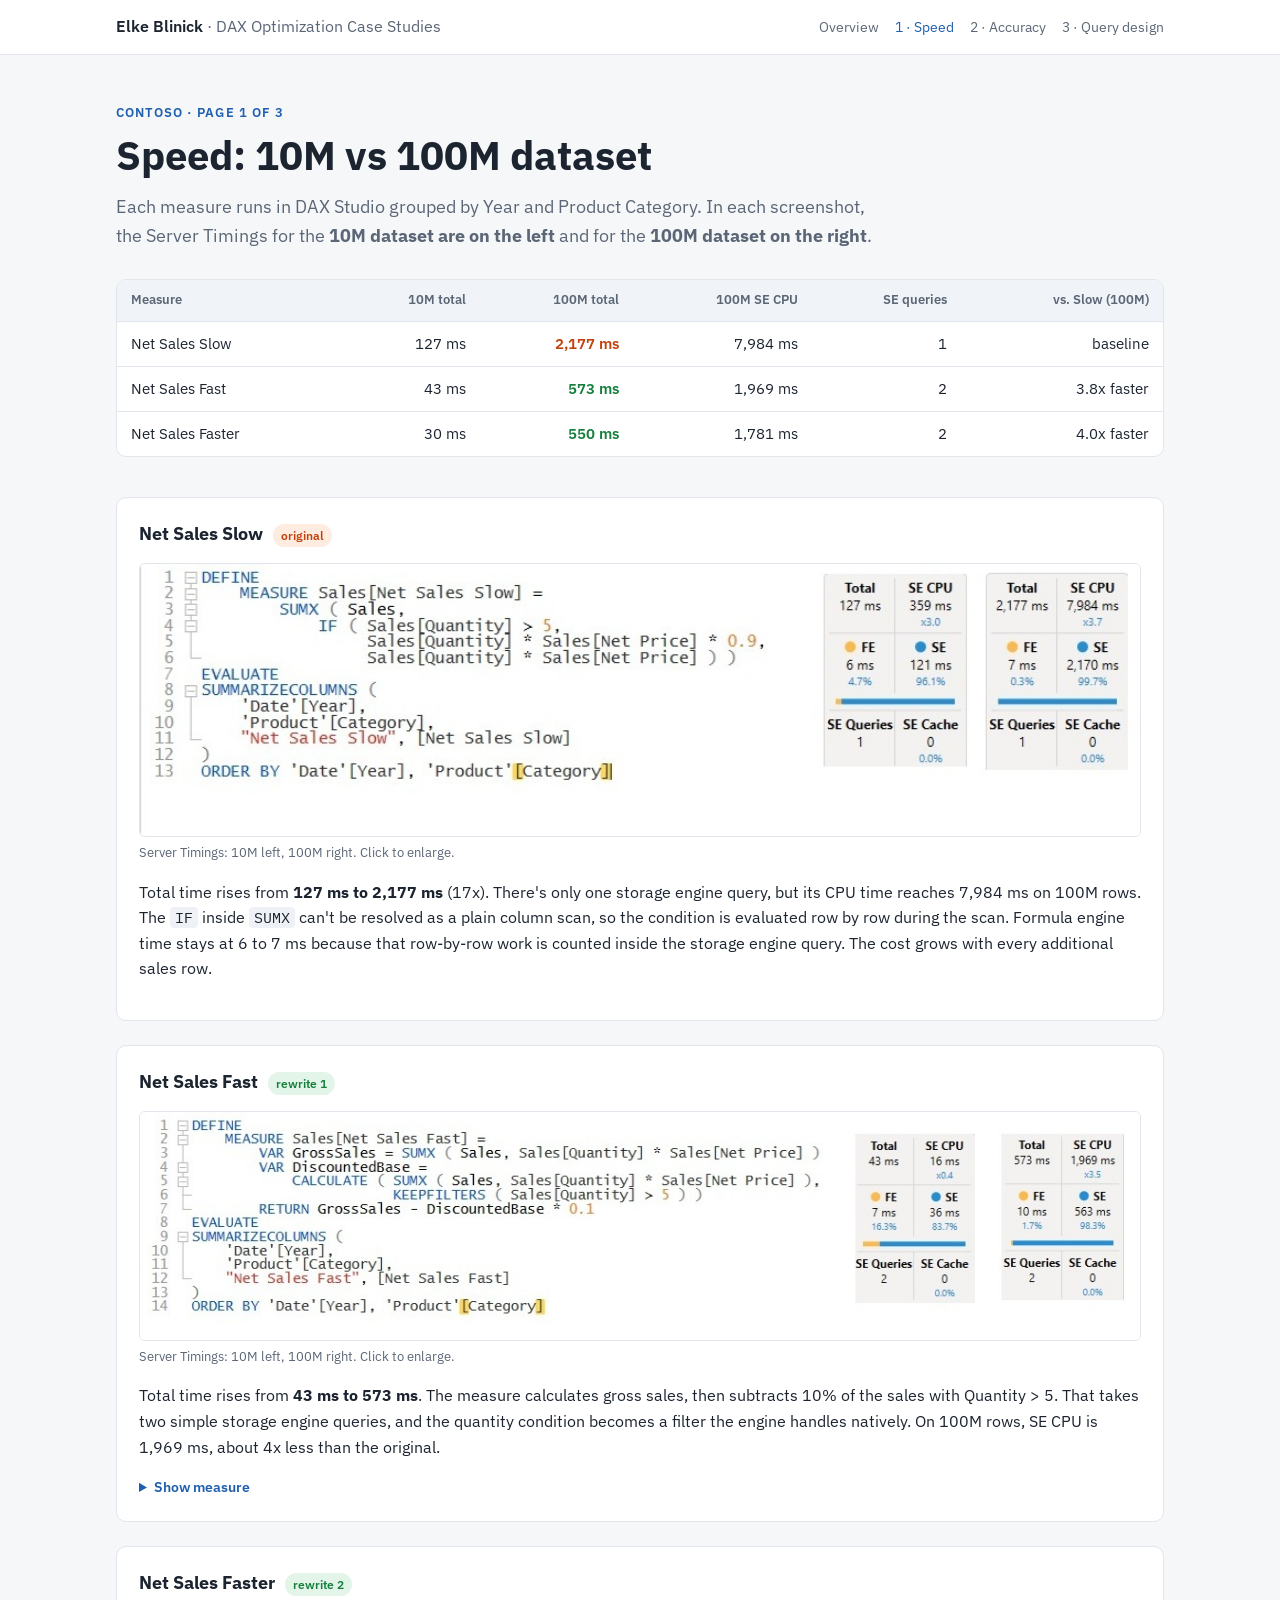
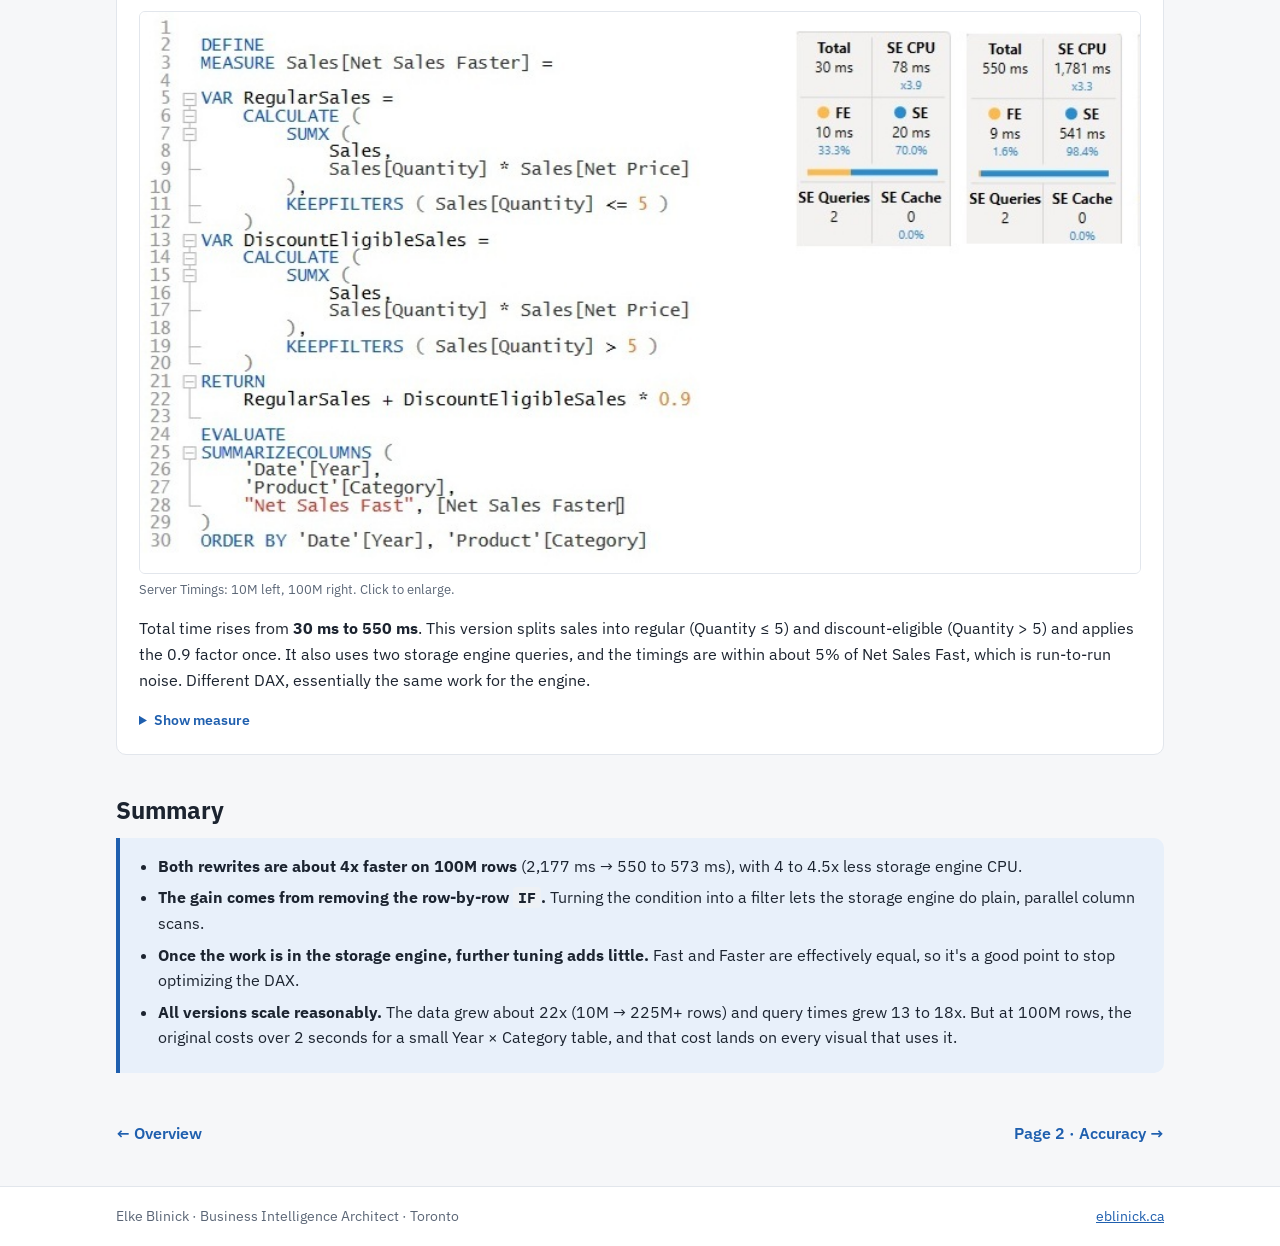
<file: speed-10m-vs-100m.html>
<!DOCTYPE html>
<html lang="en">
<head>
<meta charset="utf-8">
<meta name="viewport" content="width=device-width, initial-scale=1">
<title>Speed: 10M vs 100M</title>
<meta name="description" content="DAX Studio Server Timings for a slow Net Sales measure and two rewrites on 10M and 100M Contoso datasets.">
<link rel="preconnect" href="https://fonts.googleapis.com">
<link rel="preconnect" href="https://fonts.gstatic.com" crossorigin>
<link href="https://fonts.googleapis.com/css2?family=IBM+Plex+Mono:wght@400;500&family=IBM+Plex+Sans:wght@400;600;700&display=swap" rel="stylesheet">
<link rel="stylesheet" href="style.css">
</head>
<body>

<header class="site-header">
  <div class="wrap">
    <a class="brand" href="index.html">Elke Blinick <span>· DAX Optimization Case Studies</span></a>
    <nav class="site-nav" aria-label="Case study pages">
      <a href="index.html">Overview</a>
      <a href="speed-10m-vs-100m.html" aria-current="page">1 · Speed</a>
      <a href="result-accuracy.html">2 · Accuracy</a>
      <a href="query-granularity.html">3 · Query design</a>
    </nav>
  </div>
</header>

<main class="wrap">

  <div class="hero">
    <p class="eyebrow">Contoso · Page 1 of 3</p>
    <h1>Speed: 10M vs 100M dataset</h1>
    <p class="lead">Each measure runs in DAX Studio grouped by Year and Product Category. In each screenshot, the Server Timings for the <strong>10M dataset are on the left</strong> and for the <strong>100M dataset on the right</strong>.</p>
  </div>

  <section>
    <div class="table-wrap">
      <table>
        <thead>
          <tr><th>Measure</th><th>10M total</th><th>100M total</th><th>100M SE CPU</th><th>SE queries</th><th>vs. Slow (100M)</th></tr>
        </thead>
        <tbody>
          <tr><td>Net Sales Slow</td><td>127 ms</td><td class="slow">2,177 ms</td><td>7,984 ms</td><td>1</td><td>baseline</td></tr>
          <tr><td>Net Sales Fast</td><td>43 ms</td><td class="fast">573 ms</td><td>1,969 ms</td><td>2</td><td>3.8x faster</td></tr>
          <tr><td>Net Sales Faster</td><td>30 ms</td><td class="fast">550 ms</td><td>1,781 ms</td><td>2</td><td>4.0x faster</td></tr>
        </tbody>
      </table>
    </div>
  </section>

  <section>
    <div class="figure-block">
      <h3>Net Sales Slow <span class="tag slow-tag">original</span></h3>
      <figure>
        <a href="SizeNetSalesSlow.jpg" target="_blank" rel="noopener"><img src="SizeNetSalesSlow.jpg" alt="DAX Studio query for Net Sales Slow with Server Timings: 10M 127 ms, 100M 2,177 ms" loading="lazy"></a>
        <figcaption>Server Timings: 10M left, 100M right. Click to enlarge.</figcaption>
      </figure>
      <p>Total time rises from <strong>127 ms to 2,177 ms</strong> (17x). There's only one storage engine query, but its CPU time reaches 7,984 ms on 100M rows. The <code>IF</code> inside <code>SUMX</code> can't be resolved as a plain column scan, so the condition is evaluated row by row during the scan. Formula engine time stays at 6 to 7 ms because that row-by-row work is counted inside the storage engine query. The cost grows with every additional sales row.</p>
    </div>

    <div class="figure-block">
      <h3>Net Sales Fast <span class="tag fast-tag">rewrite 1</span></h3>
      <figure>
        <a href="SizeNetSalesFast.jpg" target="_blank" rel="noopener"><img src="SizeNetSalesFast.jpg" alt="DAX Studio query for Net Sales Fast with Server Timings: 10M 43 ms, 100M 573 ms" loading="lazy"></a>
        <figcaption>Server Timings: 10M left, 100M right. Click to enlarge.</figcaption>
      </figure>
      <p>Total time rises from <strong>43 ms to 573 ms</strong>. The measure calculates gross sales, then subtracts 10% of the sales with Quantity &gt; 5. That takes two simple storage engine queries, and the quantity condition becomes a filter the engine handles natively. On 100M rows, SE CPU is 1,969 ms, about 4x less than the original.</p>
      <details>
        <summary>Show measure</summary>
<pre>Net Sales Fast =
VAR GrossSales = SUMX ( Sales, Sales[Quantity] * Sales[Net Price] )
VAR DiscountedBase =
    CALCULATE ( SUMX ( Sales, Sales[Quantity] * Sales[Net Price] ),
                KEEPFILTERS ( Sales[Quantity] &gt; 5 ) )
RETURN GrossSales - DiscountedBase * 0.1</pre>
      </details>
    </div>

    <div class="figure-block">
      <h3>Net Sales Faster <span class="tag fast-tag">rewrite 2</span></h3>
      <figure>
        <a href="SizeNetSalesFaster.jpg" target="_blank" rel="noopener"><img src="SizeNetSalesFaster.jpg" alt="DAX Studio query for Net Sales Faster with Server Timings: 10M 30 ms, 100M 550 ms" loading="lazy"></a>
        <figcaption>Server Timings: 10M left, 100M right. Click to enlarge.</figcaption>
      </figure>
      <p>Total time rises from <strong>30 ms to 550 ms</strong>. This version splits sales into regular (Quantity ≤ 5) and discount-eligible (Quantity &gt; 5) and applies the 0.9 factor once. It also uses two storage engine queries, and the timings are within about 5% of Net Sales Fast, which is run-to-run noise. Different DAX, essentially the same work for the engine.</p>
      <details>
        <summary>Show measure</summary>
<pre>Net Sales Faster =
VAR RegularSales =
    CALCULATE ( SUMX ( Sales, Sales[Quantity] * Sales[Net Price] ),
                KEEPFILTERS ( Sales[Quantity] &lt;= 5 ) )
VAR DiscountEligibleSales =
    CALCULATE ( SUMX ( Sales, Sales[Quantity] * Sales[Net Price] ),
                KEEPFILTERS ( Sales[Quantity] &gt; 5 ) )
RETURN RegularSales + DiscountEligibleSales * 0.9</pre>
      </details>
    </div>
  </section>

  <section>
    <h2>Summary</h2>
    <div class="callout">
      <ul class="clean">
        <li><strong>Both rewrites are about 4x faster on 100M rows</strong> (2,177 ms → 550 to 573 ms), with 4 to 4.5x less storage engine CPU.</li>
        <li><strong>The gain comes from removing the row-by-row <code>IF</code>.</strong> Turning the condition into a filter lets the storage engine do plain, parallel column scans.</li>
        <li><strong>Once the work is in the storage engine, further tuning adds little.</strong> Fast and Faster are effectively equal, so it's a good point to stop optimizing the DAX.</li>
        <li><strong>All versions scale reasonably.</strong> The data grew about 22x (10M → 225M+ rows) and query times grew 13 to 18x. But at 100M rows, the original costs over 2 seconds for a small Year × Category table, and that cost lands on every visual that uses it.</li>
      </ul>
    </div>
  </section>

  <nav class="pager" aria-label="Page navigation">
    <a href="index.html">← Overview</a>
    <a href="result-accuracy.html">Page 2 · Accuracy →</a>
  </nav>

</main>

<footer class="site-footer">
  <div class="wrap">
    <span>Elke Blinick · Business Intelligence Architect · Toronto</span>
    <a href="https://eblinick.ca">eblinick.ca</a>
  </div>
</footer>

</body>
</html>
</file>
<file: style.css>
:root {
  --bg: #f6f7f9;
  --surface: #ffffff;
  --text: #1c2430;
  --muted: #5b6676;
  --line: #e2e6ec;
  --accent: #1f5fae;
  --accent-soft: #e8f0fa;
  --slow: #c2410c;
  --fast: #15803d;
  --code-bg: #0f172a;
  --code-text: #e2e8f0;
  --radius: 10px;
}

* { box-sizing: border-box; }

html { -webkit-text-size-adjust: 100%; }

body {
  margin: 0;
  background: var(--bg);
  color: var(--text);
  font-family: "IBM Plex Sans", "Segoe UI", system-ui, -apple-system, sans-serif;
  font-size: 16px;
  line-height: 1.6;
}

a { color: var(--accent); }

.wrap { max-width: 1080px; margin: 0 auto; padding: 0 16px; }

/* Header */
.site-header { background: var(--surface); border-bottom: 1px solid var(--line); }
.site-header .wrap { display: flex; flex-wrap: wrap; gap: 8px 20px; align-items: center; justify-content: space-between; padding-top: 14px; padding-bottom: 14px; }
.brand { font-weight: 600; color: var(--text); text-decoration: none; }
.brand span { color: var(--muted); font-weight: 400; }
.site-nav { display: flex; flex-wrap: wrap; gap: 4px 16px; font-size: 14px; }
.site-nav a { text-decoration: none; color: var(--muted); }
.site-nav a:hover, .site-nav a[aria-current="page"] { color: var(--accent); }

/* Hero */
.hero { padding: 48px 0 28px; }
.eyebrow { font-size: 13px; letter-spacing: .08em; text-transform: uppercase; color: var(--accent); font-weight: 600; margin: 0 0 8px; }
h1 { font-size: clamp(28px, 4vw, 40px); line-height: 1.2; margin: 0 0 14px; }
h2 { font-size: 24px; line-height: 1.3; margin: 0 0 12px; }
h3 { font-size: 18px; margin: 0 0 8px; }
.lead { font-size: 18px; color: var(--muted); max-width: 760px; margin: 0; }

section { margin: 0 0 40px; }

/* Cards and panels */
.panel { background: var(--surface); border: 1px solid var(--line); border-radius: var(--radius); padding: 22px; }
.grid { display: grid; gap: 16px; }
.grid-3 { grid-template-columns: repeat(auto-fit, minmax(240px, 1fr)); }
.grid-2 { grid-template-columns: repeat(auto-fit, minmax(300px, 1fr)); }

.card-link { display: block; text-decoration: none; color: inherit; transition: border-color .15s, box-shadow .15s; }
.card-link:hover { border-color: var(--accent); box-shadow: 0 4px 16px rgba(31, 95, 174, .08); }
.card-link .more { color: var(--accent); font-weight: 600; font-size: 14px; margin-top: 10px; display: inline-block; }
.card-num { font-size: 13px; color: var(--muted); font-weight: 600; }

.callout { border-left: 4px solid var(--accent); background: var(--accent-soft); padding: 16px 18px; border-radius: 0 var(--radius) var(--radius) 0; }
.callout p:last-child, .panel p:last-child { margin-bottom: 0; }

ul.clean { padding-left: 20px; margin: 0; }
ul.clean li { margin-bottom: 6px; }

/* Stats */
.stats { display: grid; grid-template-columns: repeat(auto-fit, minmax(180px, 1fr)); gap: 16px; }
.stat { background: var(--surface); border: 1px solid var(--line); border-radius: var(--radius); padding: 18px; }
.stat .value { font-size: 28px; font-weight: 700; line-height: 1.1; font-variant-numeric: tabular-nums; }
.stat .label { font-size: 14px; color: var(--muted); margin-top: 6px; }

/* Tables */
.table-wrap { overflow-x: auto; background: var(--surface); border: 1px solid var(--line); border-radius: var(--radius); }
table { width: 100%; border-collapse: collapse; font-size: 15px; font-variant-numeric: tabular-nums; }
th, td { padding: 10px 14px; text-align: right; border-bottom: 1px solid var(--line); white-space: nowrap; }
th:first-child, td:first-child { text-align: left; }
thead th { background: #f0f3f7; font-weight: 600; font-size: 13px; color: var(--muted); }
tbody tr:last-child td { border-bottom: 0; }
.slow { color: var(--slow); font-weight: 600; }
.fast { color: var(--fast); font-weight: 600; }

/* Figures */
.figure-block { background: var(--surface); border: 1px solid var(--line); border-radius: var(--radius); padding: 22px; margin-bottom: 24px; }
.figure-block h3 { display: flex; flex-wrap: wrap; gap: 6px 10px; align-items: baseline; }
.tag { font-size: 12px; font-weight: 600; padding: 2px 8px; border-radius: 99px; background: #f0f3f7; color: var(--muted); }
.tag.slow-tag { background: #fdecdf; color: var(--slow); }
.tag.fast-tag { background: #e3f4e8; color: var(--fast); }
figure { margin: 14px 0; }
figure a { display: block; border: 1px solid var(--line); border-radius: 6px; overflow: hidden; background: #fff; }
figure img { display: block; width: 100%; height: auto; }
figcaption { font-size: 13px; color: var(--muted); margin-top: 6px; }

/* Code */
details { margin-top: 12px; }
summary { cursor: pointer; color: var(--accent); font-weight: 600; font-size: 14px; }
pre { background: var(--code-bg); color: var(--code-text); padding: 16px; border-radius: 8px; overflow-x: auto; font-family: "IBM Plex Mono", Consolas, monospace; font-size: 13.5px; line-height: 1.5; margin: 10px 0 0; }
code { font-family: "IBM Plex Mono", Consolas, monospace; font-size: .92em; }
p code, li code { background: #eef1f5; padding: 1px 5px; border-radius: 4px; }

/* Pager */
.pager { display: flex; flex-wrap: wrap; justify-content: space-between; gap: 12px; padding: 8px 0 40px; }
.pager a { text-decoration: none; font-weight: 600; }

.site-footer { border-top: 1px solid var(--line); background: var(--surface); font-size: 14px; color: var(--muted); }
.site-footer .wrap { padding-top: 18px; padding-bottom: 18px; display: flex; flex-wrap: wrap; gap: 8px 20px; justify-content: space-between; }

@media (max-width: 600px) {
  .hero { padding: 32px 0 20px; }
  .panel, .figure-block { padding: 16px; }
  th, td { padding: 8px 10px; }
}

/* Header banner with background image (index page) */
.hero-banner {
  margin: 24px 0 40px;
  padding: 48px 40px;
  border: 1px solid var(--line);
  border-radius: var(--radius);
  background: #f6f7f9 url("header-bg.jpg") right center / cover no-repeat;
}
.hero-banner .lead { max-width: 560px; }

@media (max-width: 760px) {
  .hero-banner {
    padding: 28px 20px;
    background-image: linear-gradient(rgba(246, 247, 249, .82), rgba(246, 247, 249, .82)), url("header-bg.jpg");
  }
  .hero-banner .lead { max-width: none; }
}
</file>
